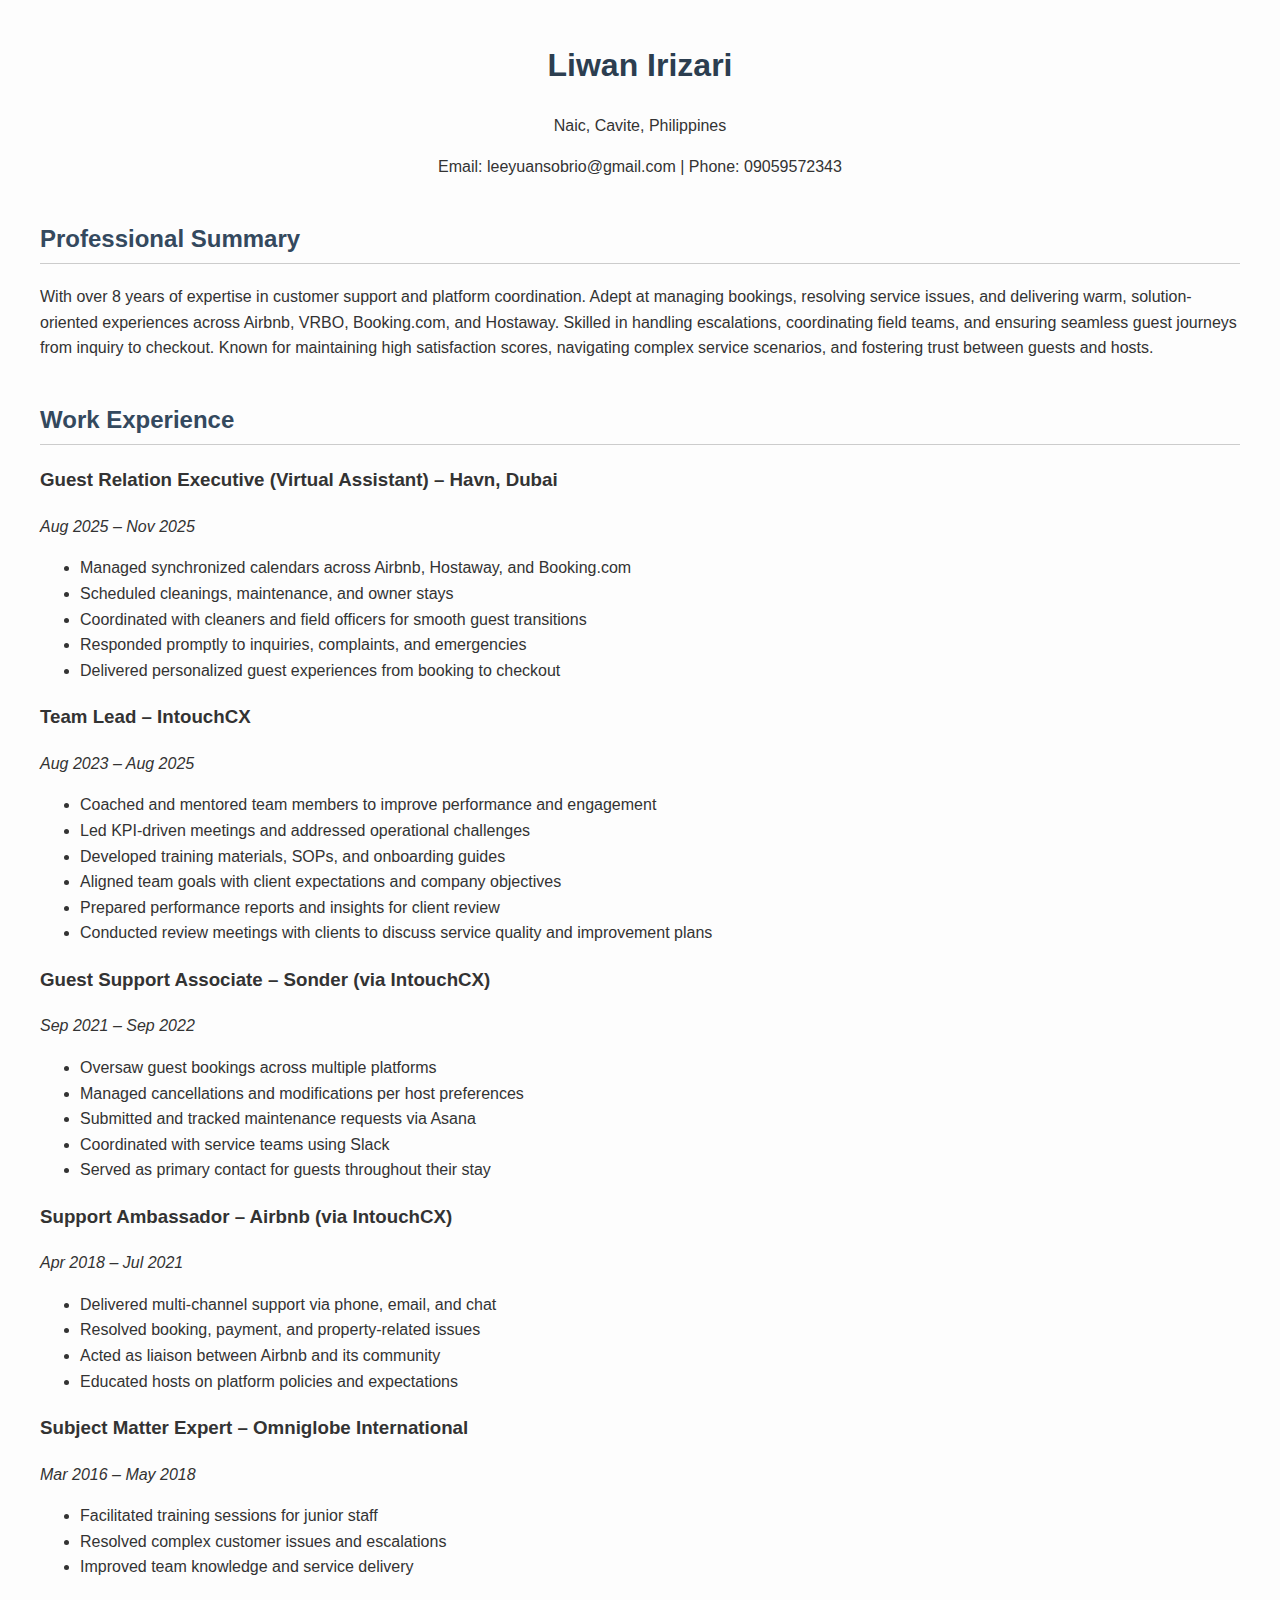
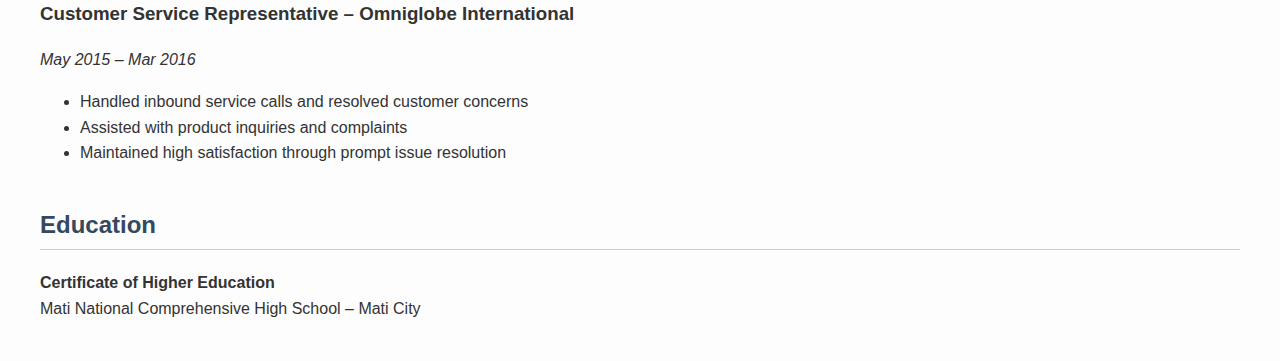
<file: Index.HTM>
<!DOCTYPE html>
<html lang="en">
<head>
  <meta charset="UTF-8">
  <title>Liwan Irizari - Resume</title>
  <link rel="stylesheet" href="style.css">
</head>
<body>
  <header>
    <h1>Liwan Irizari</h1>
    <p>Naic, Cavite, Philippines</p>
    <p>Email: leeyuansobrio@gmail.com | Phone: 09059572343</p>
  </header>

  <section>
    <h2>Professional Summary</h2>
    <p>With over 8 years of expertise in customer support and platform coordination. Adept at managing bookings, resolving service issues, and delivering warm, solution-oriented experiences across Airbnb, VRBO, Booking.com, and Hostaway. Skilled in handling escalations, coordinating field teams, and ensuring seamless guest journeys from inquiry to checkout. Known for maintaining high satisfaction scores, navigating complex service scenarios, and fostering trust between guests and hosts.</p>
  </section>

  <section>
    <h2>Work Experience</h2>

    <h3>Guest Relation Executive (Virtual Assistant) – Havn, Dubai</h3>
    <p><em>Aug 2025 – Nov 2025</em></p>
    <ul>
      <li>Managed synchronized calendars across Airbnb, Hostaway, and Booking.com</li>
      <li>Scheduled cleanings, maintenance, and owner stays</li>
      <li>Coordinated with cleaners and field officers for smooth guest transitions</li>
      <li>Responded promptly to inquiries, complaints, and emergencies</li>
      <li>Delivered personalized guest experiences from booking to checkout</li>
    </ul>

    <h3>Team Lead – IntouchCX</h3>
    <p><em>Aug 2023 – Aug 2025</em></p>
    <ul>
      <li>Coached and mentored team members to improve performance and engagement</li>
      <li>Led KPI-driven meetings and addressed operational challenges</li>
      <li>Developed training materials, SOPs, and onboarding guides</li>
      <li>Aligned team goals with client expectations and company objectives</li>
      <li>Prepared performance reports and insights for client review</li>
      <li>Conducted review meetings with clients to discuss service quality and improvement plans</li>
    </ul>

    <h3>Guest Support Associate – Sonder (via IntouchCX)</h3>
    <p><em>Sep 2021 – Sep 2022</em></p>
    <ul>
      <li>Oversaw guest bookings across multiple platforms</li>
      <li>Managed cancellations and modifications per host preferences</li>
      <li>Submitted and tracked maintenance requests via Asana</li>
      <li>Coordinated with service teams using Slack</li>
      <li>Served as primary contact for guests throughout their stay</li>
    </ul>

    <h3>Support Ambassador – Airbnb (via IntouchCX)</h3>
    <p><em>Apr 2018 – Jul 2021</em></p>
    <ul>
      <li>Delivered multi-channel support via phone, email, and chat</li>
      <li>Resolved booking, payment, and property-related issues</li>
      <li>Acted as liaison between Airbnb and its community</li>
      <li>Educated hosts on platform policies and expectations</li>
    </ul>

    <h3>Subject Matter Expert – Omniglobe International</h3>
    <p><em>Mar 2016 – May 2018</em></p>
    <ul>
      <li>Facilitated training sessions for junior staff</li>
      <li>Resolved complex customer issues and escalations</li>
      <li>Improved team knowledge and service delivery</li>
    </ul>

    <h3>Customer Service Representative – Omniglobe International</h3>
    <p><em>May 2015 – Mar 2016</em></p>
    <ul>
      <li>Handled inbound service calls and resolved customer concerns</li>
      <li>Assisted with product inquiries and complaints</li>
      <li>Maintained high satisfaction through prompt issue resolution</li>
    </ul>
  </section>

  <section>
    <h2>Education</h2>
    <p><strong>Certificate of Higher Education</strong><br>
    Mati National Comprehensive High School – Mati City</p>
  </section>
</body>
</html>
</file>
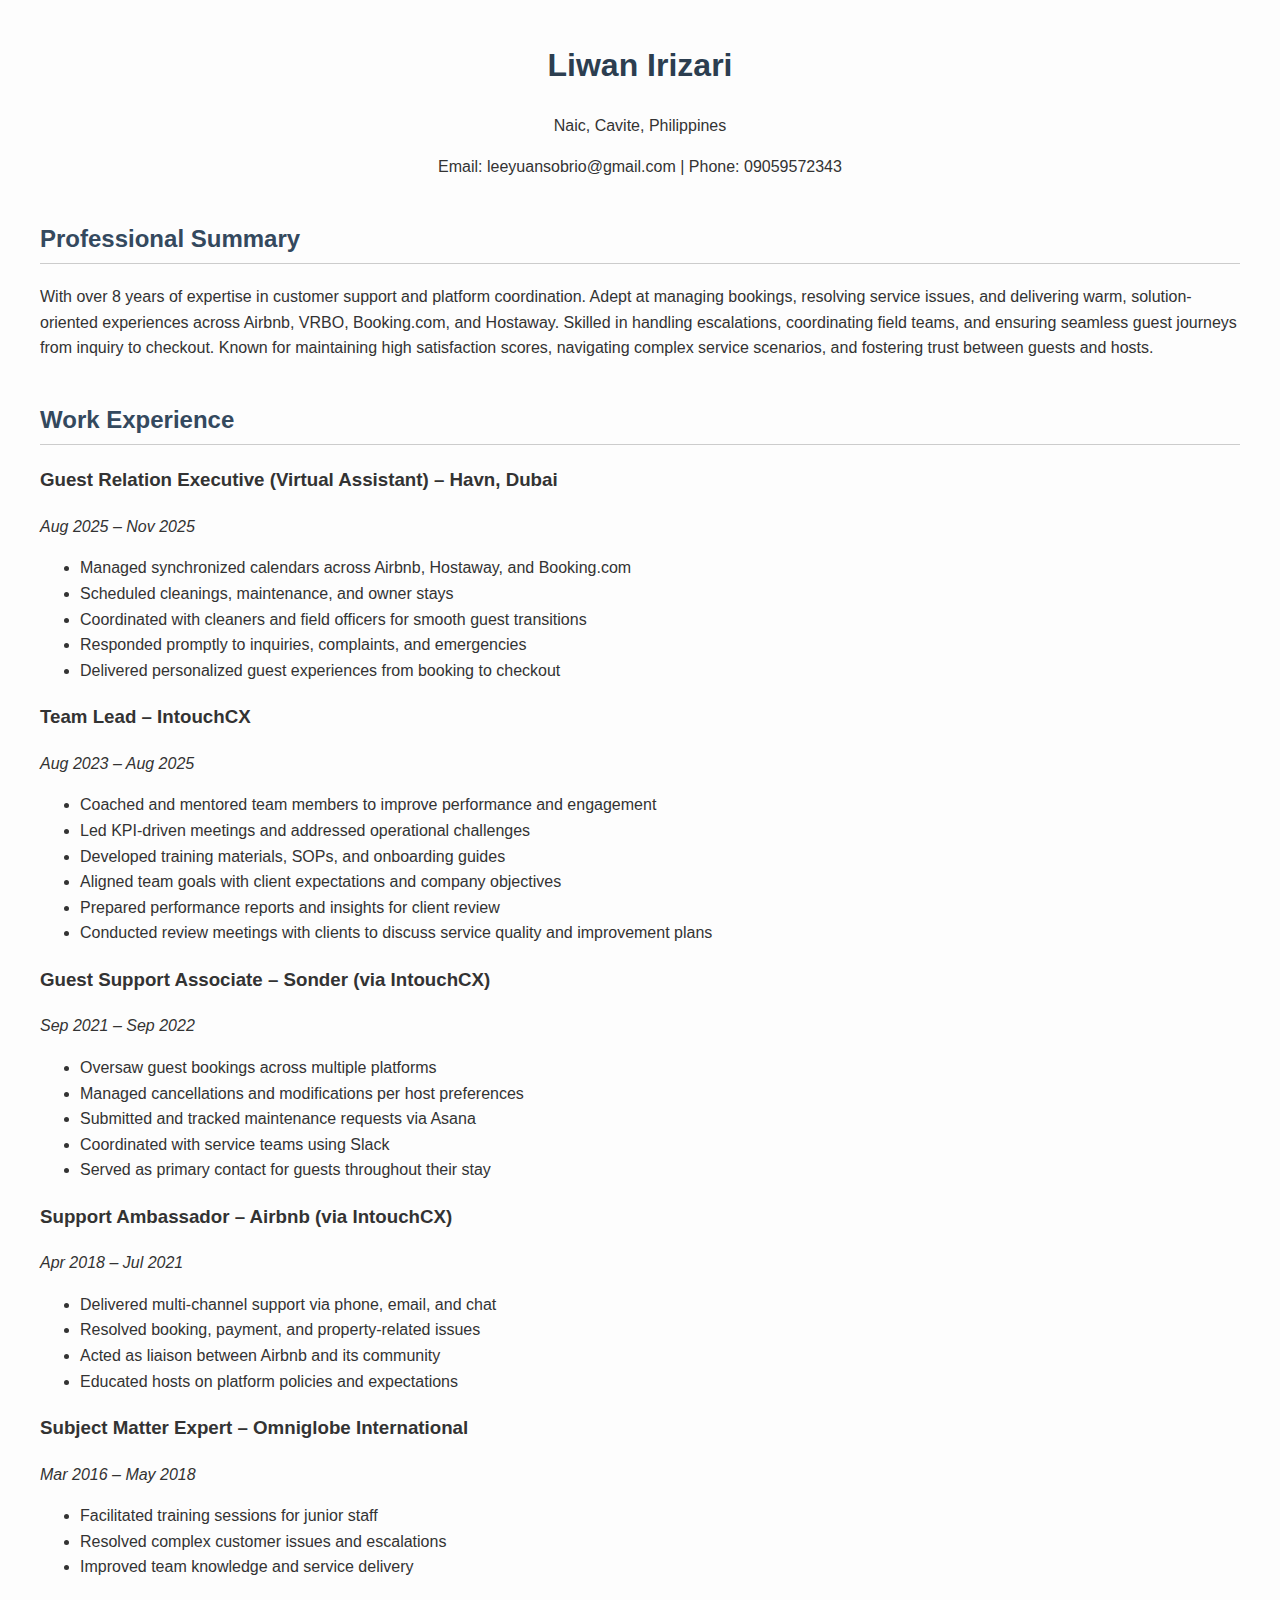
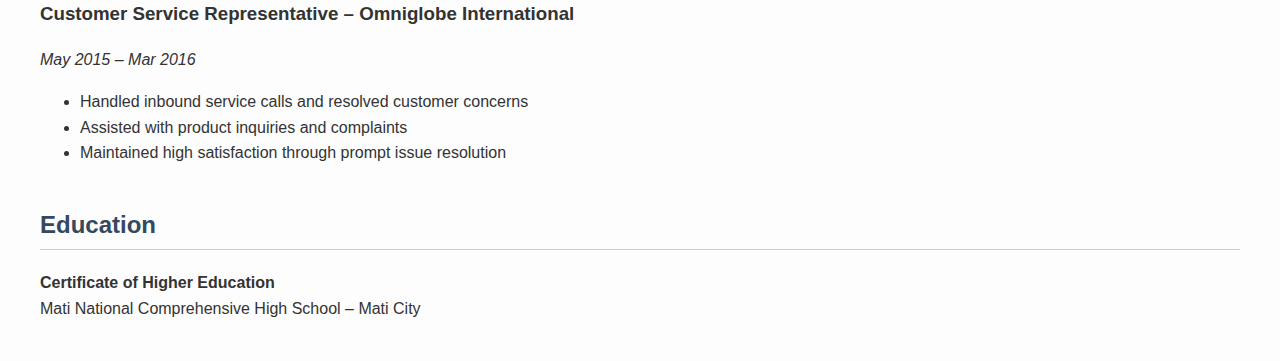
<file: Index.HTML>
<!DOCTYPE html>
<html lang="en">
<head>
  <meta charset="UTF-8">
  <title>Liwan Irizari - Resume</title>
  <link rel="stylesheet" href="style.css">
</head>
<body>
  <header>
    <h1>Liwan Irizari</h1>
    <p>Naic, Cavite, Philippines</p>
    <p>Email: leeyuansobrio@gmail.com | Phone: 09059572343</p>
  </header>

  <section>
    <h2>Professional Summary</h2>
    <p>With over 8 years of expertise in customer support and platform coordination. Adept at managing bookings, resolving service issues, and delivering warm, solution-oriented experiences across Airbnb, VRBO, Booking.com, and Hostaway. Skilled in handling escalations, coordinating field teams, and ensuring seamless guest journeys from inquiry to checkout. Known for maintaining high satisfaction scores, navigating complex service scenarios, and fostering trust between guests and hosts.</p>
  </section>

  <section>
    <h2>Work Experience</h2>

    <h3>Guest Relation Executive (Virtual Assistant) – Havn, Dubai</h3>
    <p><em>Aug 2025 – Nov 2025</em></p>
    <ul>
      <li>Managed synchronized calendars across Airbnb, Hostaway, and Booking.com</li>
      <li>Scheduled cleanings, maintenance, and owner stays</li>
      <li>Coordinated with cleaners and field officers for smooth guest transitions</li>
      <li>Responded promptly to inquiries, complaints, and emergencies</li>
      <li>Delivered personalized guest experiences from booking to checkout</li>
    </ul>

    <h3>Team Lead – IntouchCX</h3>
    <p><em>Aug 2023 – Aug 2025</em></p>
    <ul>
      <li>Coached and mentored team members to improve performance and engagement</li>
      <li>Led KPI-driven meetings and addressed operational challenges</li>
      <li>Developed training materials, SOPs, and onboarding guides</li>
      <li>Aligned team goals with client expectations and company objectives</li>
      <li>Prepared performance reports and insights for client review</li>
      <li>Conducted review meetings with clients to discuss service quality and improvement plans</li>
    </ul>

    <h3>Guest Support Associate – Sonder (via IntouchCX)</h3>
    <p><em>Sep 2021 – Sep 2022</em></p>
    <ul>
      <li>Oversaw guest bookings across multiple platforms</li>
      <li>Managed cancellations and modifications per host preferences</li>
      <li>Submitted and tracked maintenance requests via Asana</li>
      <li>Coordinated with service teams using Slack</li>
      <li>Served as primary contact for guests throughout their stay</li>
    </ul>

    <h3>Support Ambassador – Airbnb (via IntouchCX)</h3>
    <p><em>Apr 2018 – Jul 2021</em></p>
    <ul>
      <li>Delivered multi-channel support via phone, email, and chat</li>
      <li>Resolved booking, payment, and property-related issues</li>
      <li>Acted as liaison between Airbnb and its community</li>
      <li>Educated hosts on platform policies and expectations</li>
    </ul>

    <h3>Subject Matter Expert – Omniglobe International</h3>
    <p><em>Mar 2016 – May 2018</em></p>
    <ul>
      <li>Facilitated training sessions for junior staff</li>
      <li>Resolved complex customer issues and escalations</li>
      <li>Improved team knowledge and service delivery</li>
    </ul>

    <h3>Customer Service Representative – Omniglobe International</h3>
    <p><em>May 2015 – Mar 2016</em></p>
    <ul>
      <li>Handled inbound service calls and resolved customer concerns</li>
      <li>Assisted with product inquiries and complaints</li>
      <li>Maintained high satisfaction through prompt issue resolution</li>
    </ul>
  </section>

  <section>
    <h2>Education</h2>
    <p><strong>Certificate of Higher Education</strong><br>
    Mati National Comprehensive High School – Mati City</p>
  </section>
</body>
</html>
</file>
<file: style.css>
body {
  font-family: Arial, sans-serif;
  margin: 40px;
  background-color: #fdfdfd;
  color: #333;
  line-height: 1.6;
}

header {
  text-align: center;
  margin-bottom: 40px;
}

h1 {
  font-size: 32px;
  color: #2c3e50;
}

h2 {
  color: #34495e;
  border-bottom: 1px solid #ccc;
  padding-bottom: 5px;
  margin-top: 40px;
}
</file>
